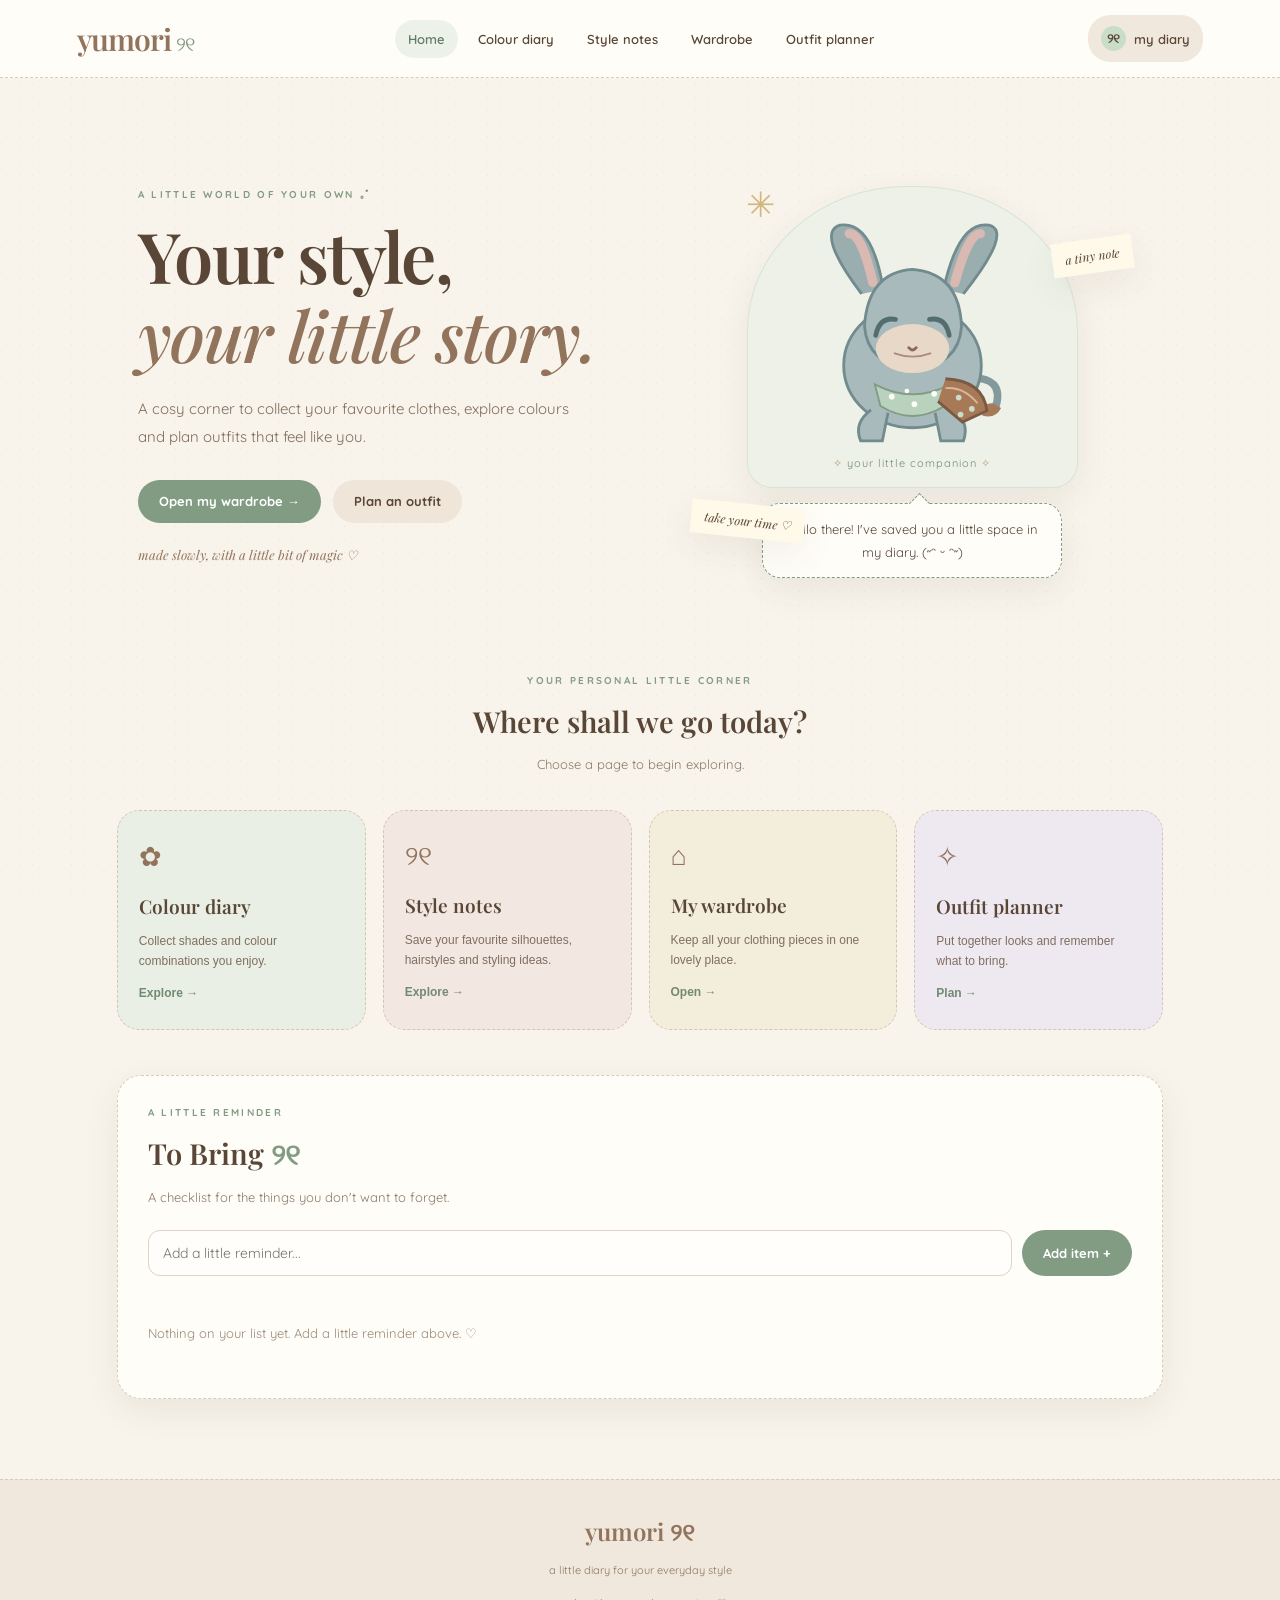
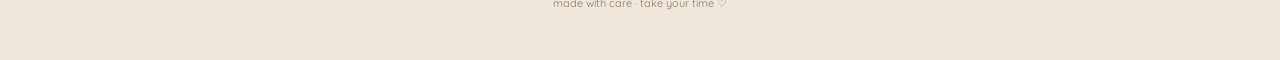
<file: index.html>
<!DOCTYPE html>
<html lang="en">
<head>
  <meta charset="UTF-8">
  <meta name="viewport" content="width=device-width, initial-scale=1.0">
  <meta name="theme-color" content="#f8f4eb">
  <meta name="description" content="Yumori — your little personal styling diary.">
  <title>Yumori ୨୧ Your little styling diary</title>
  <link rel="preconnect" href="https://fonts.googleapis.com">
  <link rel="preconnect" href="https://fonts.gstatic.com" crossorigin>
  <link href="https://fonts.googleapis.com/css2?family=DM+Sans:wght@400;500;600;700&family=Quicksand:wght@400;500;600;700&family=Playfair+Display:wght@500;600;700&display=swap" rel="stylesheet">
  <link rel="stylesheet" href="style.css">
</head>
<body>
  <div class="paper-speckles" aria-hidden="true"></div>
  <header class="topbar">
    <a class="brand" href="#home" aria-label="Yumori home">yumori<span>୨୧</span></a>
    <nav class="desktop-nav" aria-label="Main navigation">
      <button class="nav-link active" data-page="home">Home</button>
      <button class="nav-link" data-page="colour">Colour diary</button>
      <button class="nav-link" data-page="style">Style notes</button>
      <button class="nav-link" data-page="wardrobe">Wardrobe</button>
      <button class="nav-link" data-page="outfits">Outfit planner</button>
    </nav>
    <button class="profile-pill" data-page="profile"><span class="profile-dot">୨୧</span><span id="navUsername">my diary</span></button>
    <button class="mobile-menu" id="mobileMenu" aria-label="Open navigation">☰</button>
  </header>

  <main>
    <section class="page active" id="page-home">
      <div class="hero">
        <div class="hero-copy">
          <p class="eyebrow">A LITTLE WORLD OF YOUR OWN ｡ﾟ</p>
          <h1>Your style,<br><em>your little story.</em></h1>
          <p class="lead">A cosy corner to collect your favourite clothes, explore colours and plan outfits that feel like you.</p>
          <div class="button-row">
            <button class="button primary" data-page="wardrobe">Open my wardrobe <span>→</span></button>
            <button class="button secondary" data-page="outfits">Plan an outfit</button>
          </div>
          <p class="hand-note">made slowly, with a little bit of magic ♡</p>
        </div>
        <div class="hero-art">
          <div class="sun-doodle">✳</div>
          <div class="mascot-card">
            <div class="mascot-wrap" id="heroMascot">
              <svg class="donkey" viewBox="0 0 260 260" role="img" aria-label="A gentle illustrated dusty blue-grey donkey wearing a mint polka-dot neckerchief and carrying a brown envelope bag">
                <path class="tail" d="M188 177 Q229 175 218 209" fill="none" stroke="#84999b" stroke-width="8" stroke-linecap="round"/>
                <path d="M215 204 q-13 0 -11 13 q14 4 20 -8" fill="#a87957"/>
                <path d="M76 88 Q27 23 53 15 Q87 10 99 83" fill="#9aaeb0" stroke="#718b8e" stroke-width="3"/>
                <path d="M184 88 Q237 21 211 15 Q179 10 163 83" fill="#9aaeb0" stroke="#718b8e" stroke-width="3"/>
                <path d="M63 24 Q76 24 88 76" fill="none" stroke="#d9b9b1" stroke-width="10" stroke-linecap="round"/>
                <path d="M202 24 Q189 24 175 76" fill="none" stroke="#d9b9b1" stroke-width="10" stroke-linecap="round"/>
                <ellipse cx="130" cy="164" rx="73" ry="66" fill="#a9babc" stroke="#718b8e" stroke-width="3"/>
                <path d="M79 122 Q83 65 130 62 Q180 66 182 123 Q179 164 130 168 Q82 163 79 122" fill="#a9babc" stroke="#718b8e" stroke-width="3"/>
                <path d="M91 132 Q95 112 112 115" fill="none" stroke="#536d70" stroke-width="5" stroke-linecap="round"/>
                <path d="M148 115 Q165 112 169 132" fill="none" stroke="#536d70" stroke-width="5" stroke-linecap="round"/>
                <ellipse cx="130" cy="146" rx="39" ry="26" fill="#e8d8c8"/>
                <path d="M126 145 q4 5 8 0" stroke="#8a6b61" stroke-width="3" fill="none" stroke-linecap="round"/>
                <path d="M111 151 Q130 158 149 151" stroke="#b18a7d" stroke-width="2" fill="none" stroke-linecap="round"/>
                <path d="M90 184 Q130 205 170 184 L164 207 Q130 228 96 207Z" fill="#b9d2bd" stroke="#829c83" stroke-width="2"/>
                <g fill="#fffdf8"><circle cx="108" cy="197" r="3"/><circle cx="132" cy="205" r="3"/><circle cx="153" cy="194" r="3"/><circle cx="124" cy="191" r="2.5"/></g>
                <path d="M86 211 Q67 225 75 244 L98 244 L104 214" fill="#a9babc" stroke="#718b8e" stroke-width="3"/>
                <path d="M154 214 L160 244 L184 244 Q191 225 174 211" fill="#a9babc" stroke="#718b8e" stroke-width="3"/>
                <path d="M165 178 Q205 180 209 212 L183 224 L157 202" fill="#a87957" stroke="#795b45" stroke-width="3"/>
                <path d="M165 188 Q184 186 199 204" fill="none" stroke="#d6b89c" stroke-width="2"/>
                <g fill="#c9ddc9"><circle cx="179" cy="198" r="3"/><circle cx="193" cy="210" r="3"/><circle cx="181" cy="216" r="3"/></g>
              </svg>
            </div>
            <div class="mascot-caption"><span class="tiny-star">✧</span> your little companion <span class="tiny-star">✧</span></div>
          </div>
          <div class="speech-bubble" id="mascotSpeech">Hello there! I've saved you a little space in my diary. (˶ᵔ ᵕ ᵔ˶)</div>
          <span class="floating-note note-one">a tiny note</span>
          <span class="floating-note note-two">take your time ♡</span>
        </div>
      </div>

      <div class="section-intro">
        <p class="eyebrow">YOUR PERSONAL LITTLE CORNER</p>
        <h2>Where shall we go today?</h2>
        <p>Choose a page to begin exploring.</p>
      </div>
      <div class="feature-grid">
        <button class="feature-card sage" data-page="colour"><span class="card-symbol">✿</span><h3>Colour diary</h3><p>Collect shades and colour combinations you enjoy.</p><span class="card-arrow">Explore →</span></button>
        <button class="feature-card pink" data-page="style"><span class="card-symbol">୨୧</span><h3>Style notes</h3><p>Save your favourite silhouettes, hairstyles and styling ideas.</p><span class="card-arrow">Explore →</span></button>
        <button class="feature-card butter" data-page="wardrobe"><span class="card-symbol">⌂</span><h3>My wardrobe</h3><p>Keep all your clothing pieces in one lovely place.</p><span class="card-arrow">Open →</span></button>
        <button class="feature-card lilac" data-page="outfits"><span class="card-symbol">✧</span><h3>Outfit planner</h3><p>Put together looks and remember what to bring.</p><span class="card-arrow">Plan →</span></button>
      </div>

      <section class="bring-panel">
        <div><p class="eyebrow">A LITTLE REMINDER</p><h2>To Bring <span>୨୧</span></h2><p class="muted">A checklist for the things you don't want to forget.</p></div>
        <form id="checkForm" class="inline-form"><input id="checkInput" maxlength="80" placeholder="Add a little reminder..." aria-label="New checklist item"><button class="button primary" type="submit">Add item +</button></form>
        <ul id="checkList" class="check-list"></ul>
        <p id="checkEmpty" class="empty-note">Nothing on your list yet. Add a little reminder above. ♡</p>
      </section>
    </section>

    <section class="page" id="page-colour">
      <div class="page-heading"><p class="eyebrow">A PAGE FULL OF SHADES</p><h1>My colour diary</h1><p>Explore colours you like wearing. This is a creative preference journal, not a scientific skin or undertone assessment.</p></div>
      <div class="paper-panel">
        <h2>Which colours catch your eye?</h2>
        <p class="muted">Choose any shades you enjoy. You can change these whenever you like.</p>
        <div class="swatch-grid" id="swatchGrid">
          <button class="swatch" data-colour="Sage" style="--swatch:#a9bda5"><span>Sage</span></button>
          <button class="swatch" data-colour="Dusty rose" style="--swatch:#d5a6a5"><span>Dusty rose</span></button>
          <button class="swatch" data-colour="Butter yellow" style="--swatch:#e8d99c"><span>Butter yellow</span></button>
          <button class="swatch" data-colour="Misty blue" style="--swatch:#a9bdc8"><span>Misty blue</span></button>
          <button class="swatch" data-colour="Warm cocoa" style="--swatch:#9b7961"><span>Warm cocoa</span></button>
          <button class="swatch" data-colour="Lavender" style="--swatch:#c4b5d4"><span>Lavender</span></button>
          <button class="swatch" data-colour="Cream" style="--swatch:#eee5d2"><span>Cream</span></button>
          <button class="swatch" data-colour="Berry" style="--swatch:#a66f7b"><span>Berry</span></button>
        </div>
        <label class="field-label" for="colourNote">A note about your favourite colours</label>
        <textarea id="colourNote" rows="3" placeholder="e.g. I like muted greens and soft browns..."></textarea>
        <button class="button primary" id="saveColours">Save my colour notes</button>
        <p id="colourFeedback" class="feedback" aria-live="polite"></p>
      </div>
      <div class="paper-panel"><h2>Your saved palette</h2><div id="savedPalette" class="saved-palette"><p class="empty-note">Your chosen shades will appear here.</p></div></div>
    </section>

    <section class="page" id="page-style">
      <div class="page-heading"><p class="eyebrow">IDEAS, NOT RULES</p><h1>My style notes</h1><p>Save styling ideas that feel comfortable and expressive to you. No measurements or appearance ratings needed.</p></div>
      <div class="two-column">
        <div class="paper-panel">
          <h2>What do you enjoy?</h2>
          <label class="field-label" for="aesthetic">Aesthetic or style inspiration</label>
          <input id="aesthetic" placeholder="e.g. Japanese retro, casual, coquette">
          <label class="field-label" for="comfort">Comfort preferences</label>
          <input id="comfort" placeholder="e.g. soft fabrics, roomy layers">
          <label class="field-label" for="hairIdeas">Hair ideas you want to try</label>
          <textarea id="hairIdeas" rows="3" placeholder="Write down hairstyles, partings or accessories..."></textarea>
          <label class="field-label" for="accessoryIdeas">Accessories and details</label>
          <textarea id="accessoryIdeas" rows="3" placeholder="Earrings, bags, ribbons, glasses..."></textarea>
          <button class="button primary" id="saveStyle">Save my style notes</button>
          <p id="styleFeedback" class="feedback" aria-live="polite"></p>
        </div>
        <aside class="side-note"><span class="big-doodle">୨୧</span><h2>A gentle reminder</h2><p>Style advice is just a collection of ideas. You get to decide what you enjoy wearing, and you never need to fit a particular shape or trend.</p><span class="hand-note">there is no wrong way to be you ♡</span></aside>
      </div>
    </section>

    <section class="page" id="page-wardrobe">
      <div class="page-heading"><p class="eyebrow">A PLACE FOR YOUR FAVOURITE PIECES</p><h1>My wardrobe</h1><p>Photograph or upload your clothing and organise everything into little collections.</p></div>
      <div class="wardrobe-top">
        <div class="wardrobe-illustration"><div class="wardrobe-door"><span>୨୧</span><small>YUMORI</small></div><div class="wardrobe-door"><span>♡</span><small>MY CLOSET</small></div></div>
        <div><h2>A little home for your clothes.</h2><p class="muted">Choose a category, then add a photo of a piece you own.</p><button class="button primary" id="openUpload">Add a clothing piece +</button></div>
      </div>
      <div class="category-row" id="categoryFilters">
        <button class="category-chip active" data-category="All">All pieces</button>
        <button class="category-chip" data-category="Tops">Tops</button>
        <button class="category-chip" data-category="Bottoms">Bottoms</button>
        <button class="category-chip" data-category="Dresses">Dresses</button>
        <button class="category-chip" data-category="Jackets">Jackets</button>
        <button class="category-chip" data-category="Accessories">Accessories</button>
      </div>
      <div id="wardrobeGrid" class="wardrobe-grid"><p class="empty-note">Your wardrobe is waiting for its first little treasure. ୨୧</p></div>
    </section>

    <section class="page" id="page-outfits">
      <div class="page-heading"><p class="eyebrow">LET'S PUT SOMETHING TOGETHER</p><h1>Outfit planner</h1><p>Plan an outfit using pieces you've added to your wardrobe.</p></div>
      <div class="planner-layout">
        <div class="paper-panel planner-chat">
          <div class="chat-header"><div class="mini-mascot"><svg viewBox="0 0 100 100" aria-hidden="true"><ellipse cx="50" cy="57" rx="30" ry="29" fill="#a9babc"/><path d="M28 35 Q10 1 22 5 Q39 8 40 37 M60 37 Q63 5 79 5 Q91 8 72 38" fill="#a9babc" stroke="#718b8e" stroke-width="2"/><ellipse cx="50" cy="65" rx="17" ry="11" fill="#eadbcb"/><path d="M40 51q5 -4 9 0 M53 51q5 -4 9 0" stroke="#536d70" stroke-width="3" fill="none" stroke-linecap="round"/></svg></div><div><strong>Your little styling companion</strong><small>Outfit planner · local demo</small></div></div>
          <div id="chatMessages" class="chat-messages"><div class="message assistant">Hello! Where are you heading today? Tell me a little about your plans. (˶ᵔ ᵕ ᵔ˶)</div></div>
          <form id="chatForm" class="chat-form"><input id="chatInput" maxlength="300" placeholder="Tell me about your outing..." aria-label="Message the outfit planner"><button class="button primary" type="submit">Send →</button></form>
          <p class="small-print">This is a local demo planner, not a live AI assistant. It uses your saved wardrobe and the details you enter.</p>
        </div>
        <aside class="paper-panel"><h2>Your wardrobe pieces</h2><div id="plannerWardrobe" class="planner-wardrobe"><p class="empty-note">Add clothing to your wardrobe to see it here.</p></div></aside>
      </div>
    </section>

    <section class="page" id="page-profile">
      <div class="page-heading"><p class="eyebrow">YOUR LITTLE CORNER</p><h1>My profile</h1><p>Personalise your diary on this device.</p></div>
      <div class="profile-layout paper-panel">
        <div class="avatar-preview" id="avatarPreview">୨୧</div>
        <div class="profile-fields">
          <label class="field-label" for="username">Display name</label><input id="username" maxlength="30" placeholder="Your name">
          <label class="field-label" for="country">Country</label><input id="country" maxlength="60" placeholder="Your country (optional)">
          <label class="field-label" for="avatarUpload">Profile picture</label><input id="avatarUpload" type="file" accept="image/*">
          <button class="button primary" id="saveProfile">Save profile</button>
          <p id="profileFeedback" class="feedback" aria-live="polite"></p>
          <p class="small-print">Prototype note: this profile is stored only in this browser. It is not a secure account and cannot be shared across devices.</p>
          <button class="text-button danger" id="resetData">Reset all local Yumori data</button>
        </div>
      </div>
    </section>
  </main>

  <footer class="site-footer"><span>yumori ୨୧</span><p>a little diary for your everyday style</p><p>made with care · take your time ♡</p></footer>

  <dialog id="uploadDialog" class="modal">
    <form id="uploadForm" method="dialog">
      <div class="modal-heading"><div><p class="eyebrow">A NEW LITTLE TREASURE</p><h2>Add to my wardrobe</h2></div><button type="button" class="close-modal" id="closeUpload" aria-label="Close">×</button></div>
      <label class="field-label" for="clothingName">Clothing name</label><input id="clothingName" maxlength="60" placeholder="e.g. Cream knit cardigan">
      <label class="field-label" for="clothingCategory">Category</label><select id="clothingCategory"><option>Tops</option><option>Bottoms</option><option>Dresses</option><option>Jackets</option><option>Accessories</option></select>
      <label class="field-label" for="clothingPhoto">Photo</label><input id="clothingPhoto" type="file" accept="image/*" required>
      <div id="photoPreview" class="photo-preview">Your photo preview will appear here.</div>
      <button class="button primary full-width" type="submit">Save to wardrobe ♡</button>
      <p id="uploadFeedback" class="feedback"></p>
    </form>
  </dialog>
  <div id="toast" class="toast" role="status" aria-live="polite"></div>
  <script src="script.js"></script>
</body>
</html>
</file>
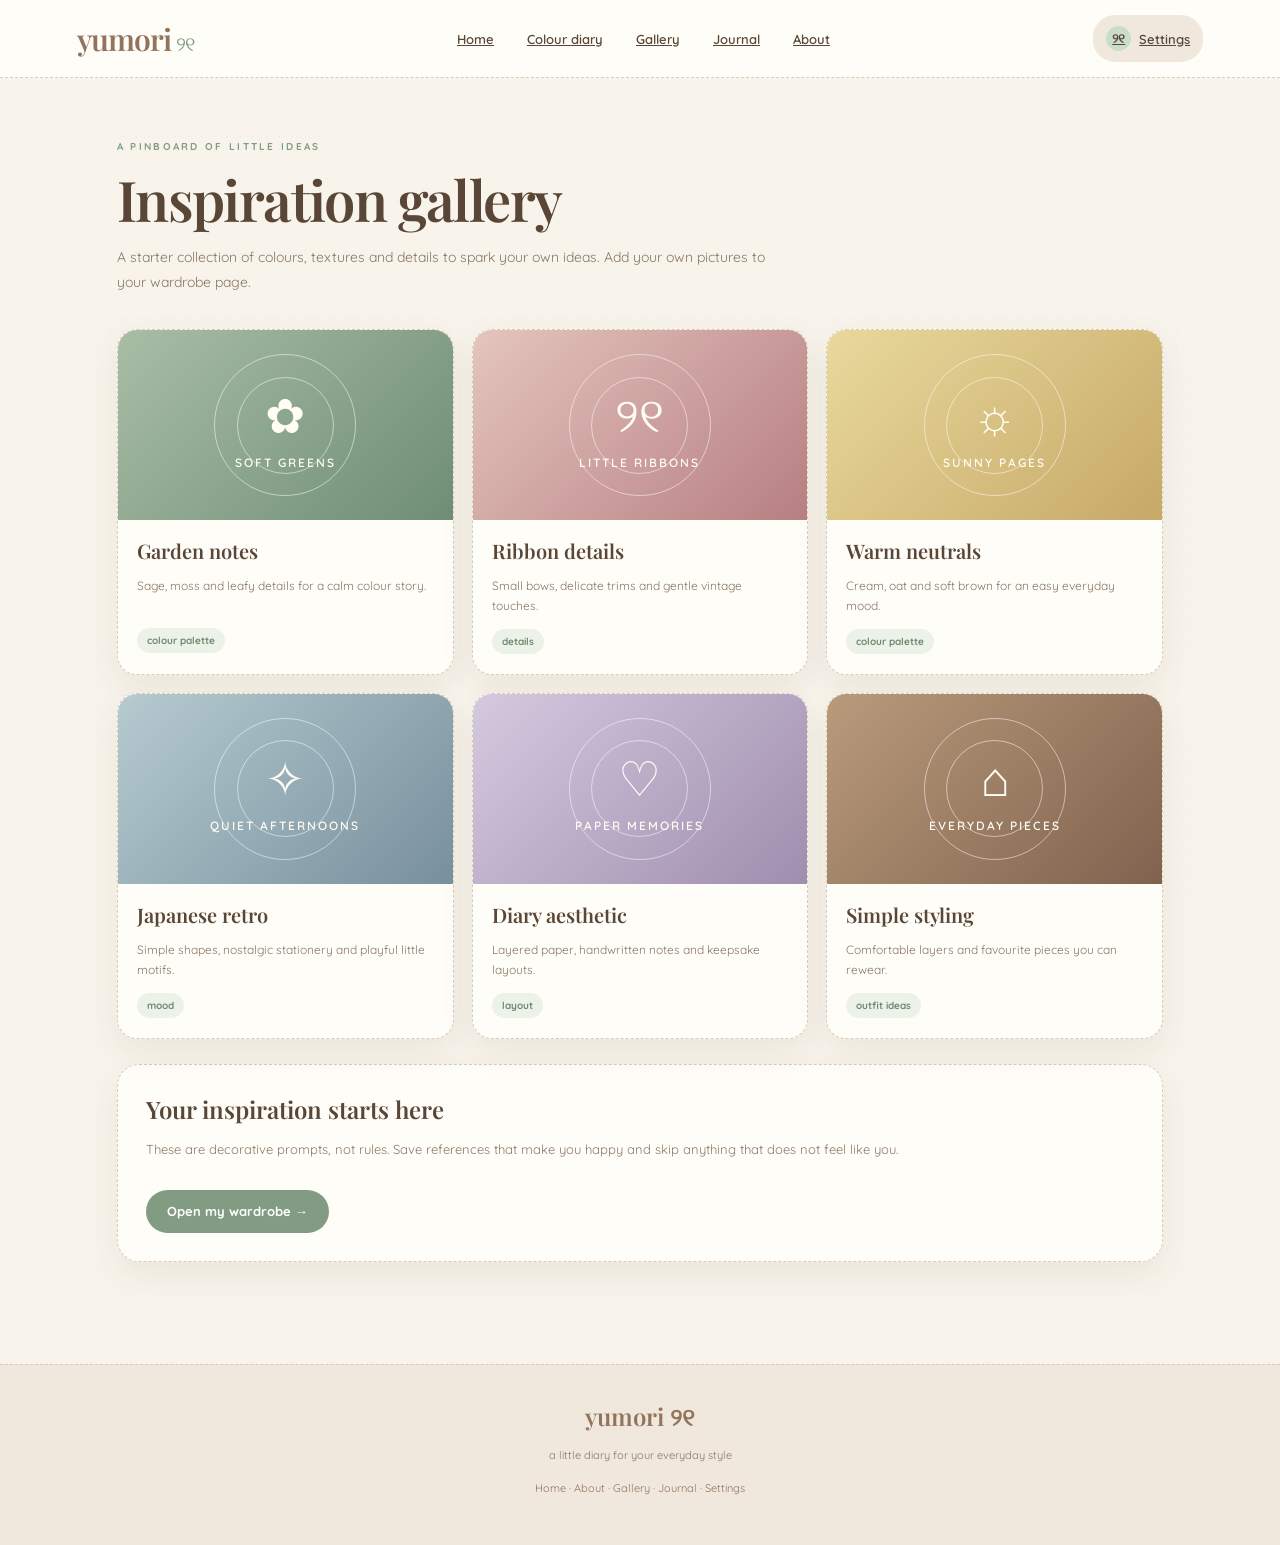
<file: gallery.html>
<!DOCTYPE html>
<html lang="en">
<head>
  <meta charset="UTF-8">
  <meta name="viewport" content="width=device-width, initial-scale=1.0">
  <meta name="theme-color" content="#f8f4eb">
  <title>Inspiration Gallery · Yumori</title>

  <link rel="preconnect" href="https://fonts.googleapis.com">
  <link rel="preconnect" href="https://fonts.gstatic.com" crossorigin>
  <link href="https://fonts.googleapis.com/css2?family=DM+Sans:wght@400;500;600;700&family=Quicksand:wght@400;500;600;700&family=Playfair+Display:wght@500;600;700&display=swap" rel="stylesheet">

  <link rel="stylesheet" href="style.css">
  <link rel="stylesheet" href="gallery.css">
</head>

<body>
<div class="paper-speckles" aria-hidden="true"></div>

<header class="topbar">
  <a class="brand" href="index.html">yumori<span>୨୧</span></a>

  <nav class="desktop-nav" aria-label="Main navigation">
    <a class="nav-link" href="index.html">Home</a>
    <a class="nav-link" href="index.html">Colour diary</a>
    <a class="nav-link" href="gallery.html">Gallery</a>
    <a class="nav-link" href="journal.html">Journal</a>
    <a class="nav-link" href="about.html">About</a>
  </nav>

  <a class="profile-pill" href="settings.html">
    <span class="profile-dot">୨୧</span>
    <span>Settings</span>
  </a>
</header>

<main class="subpage">

  <section class="page-heading">
    <p class="eyebrow">A PINBOARD OF LITTLE IDEAS</p>
    <h1>Inspiration gallery</h1>
    <p>
      A starter collection of colours, textures and details
      to spark your own ideas. Add your own pictures to your wardrobe page.
    </p>
  </section>

  <section class="gallery-grid">

    <article class="gallery-card">
      <div class="gallery-art art-sage">
        <span>✿</span>
        <b>soft greens</b>
      </div>
      <div class="gallery-copy">
        <h2>Garden notes</h2>
        <p>Sage, moss and leafy details for a calm colour story.</p>
        <span class="tag">colour palette</span>
      </div>
    </article>

    <article class="gallery-card">
      <div class="gallery-art art-rose">
        <span>୨୧</span>
        <b>little ribbons</b>
      </div>
      <div class="gallery-copy">
        <h2>Ribbon details</h2>
        <p>Small bows, delicate trims and gentle vintage touches.</p>
        <span class="tag">details</span>
      </div>
    </article>

    <article class="gallery-card">
      <div class="gallery-art art-butter">
        <span>☼</span>
        <b>sunny pages</b>
      </div>
      <div class="gallery-copy">
        <h2>Warm neutrals</h2>
        <p>Cream, oat and soft brown for an easy everyday mood.</p>
        <span class="tag">colour palette</span>
      </div>
    </article>

    <article class="gallery-card">
      <div class="gallery-art art-blue">
        <span>✧</span>
        <b>quiet afternoons</b>
      </div>
      <div class="gallery-copy">
        <h2>Japanese retro</h2>
        <p>Simple shapes, nostalgic stationery and playful little motifs.</p>
        <span class="tag">mood</span>
      </div>
    </article>

    <article class="gallery-card">
      <div class="gallery-art art-lilac">
        <span>♡</span>
        <b>paper memories</b>
      </div>
      <div class="gallery-copy">
        <h2>Diary aesthetic</h2>
        <p>Layered paper, handwritten notes and keepsake layouts.</p>
        <span class="tag">layout</span>
      </div>
    </article>

    <article class="gallery-card">
      <div class="gallery-art art-cocoa">
        <span>⌂</span>
        <b>everyday pieces</b>
      </div>
      <div class="gallery-copy">
        <h2>Simple styling</h2>
        <p>Comfortable layers and favourite pieces you can rewear.</p>
        <span class="tag">outfit ideas</span>
      </div>
    </article>

  </section>

  <section class="paper-panel gallery-note">
    <h2>Your inspiration starts here</h2>
    <p class="muted">
      These are decorative prompts, not rules.
      Save references that make you happy and skip anything
      that does not feel like you.
    </p>

    <a class="button primary link-button" href="index.html">
      Open my wardrobe →
    </a>
  </section>

</main>

<footer class="site-footer">
  <span>yumori ୨୧</span>
  <p>a little diary for your everyday style</p>
  <p>
    <a href="index.html">Home</a> ·
    <a href="about.html">About</a> ·
    <a href="gallery.html">Gallery</a> ·
    <a href="journal.html">Journal</a> ·
    <a href="settings.html">Settings</a>
  </p>
</footer>

</body>
</html>
</file>
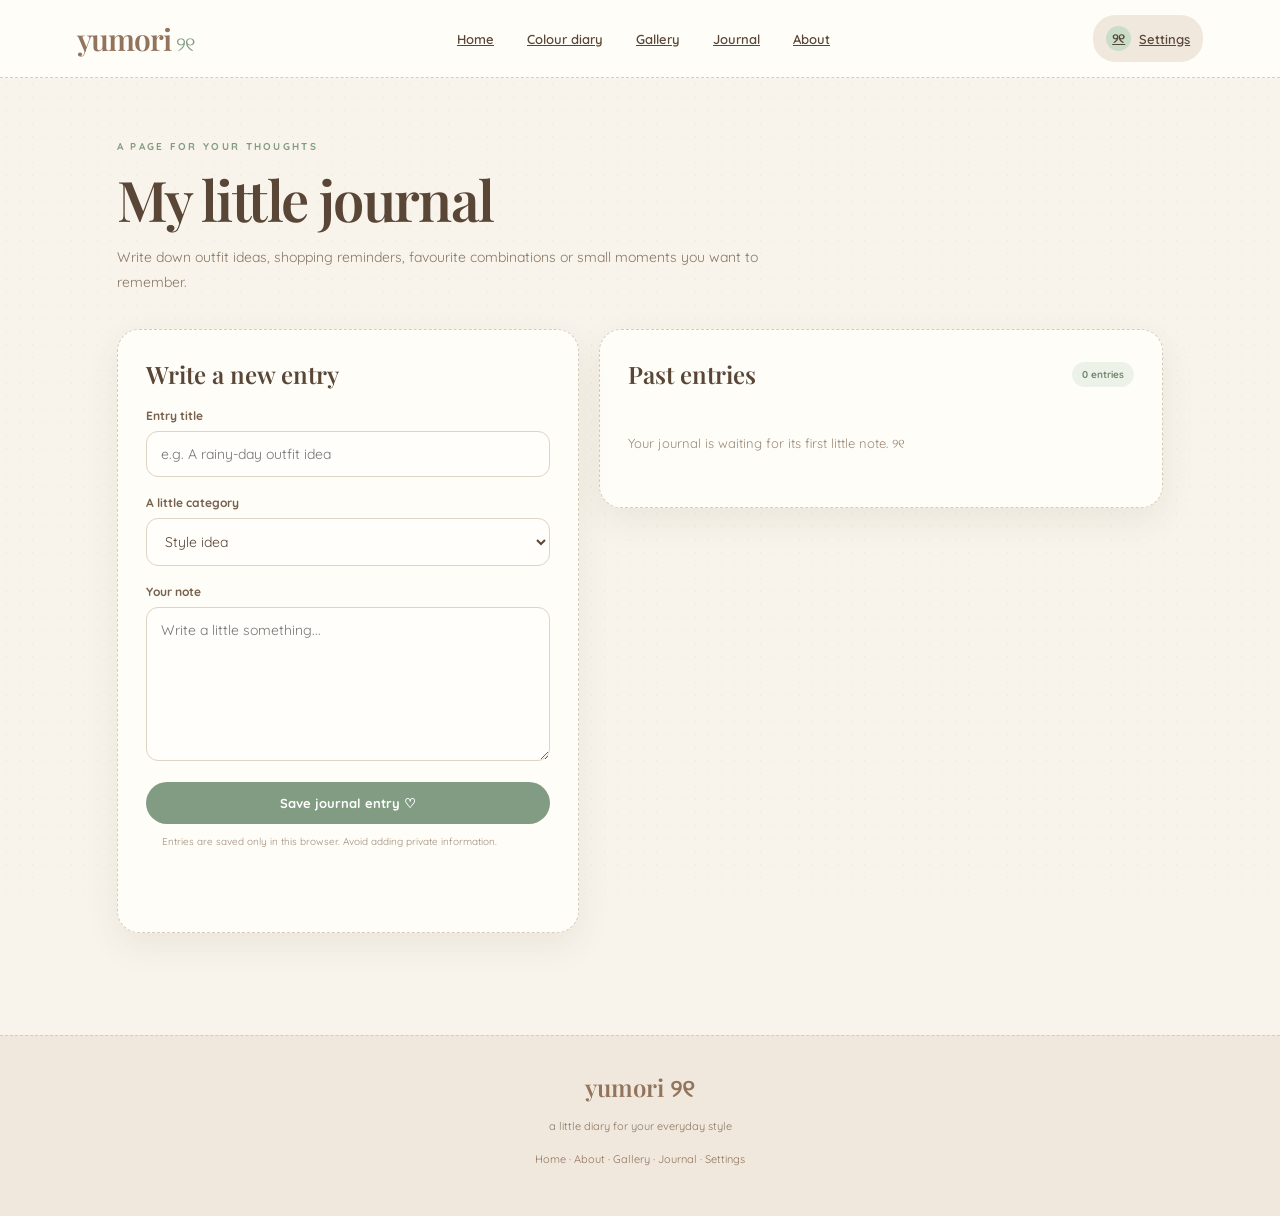
<file: journal.html>
<!DOCTYPE html>
<html lang="en">
<head>
  <meta charset="UTF-8">
  <meta name="viewport" content="width=device-width, initial-scale=1.0">
  <meta name="theme-color" content="#f8f4eb">
  <title>Personal Journal · Yumori</title>

  <link rel="preconnect" href="https://fonts.googleapis.com">
  <link rel="preconnect" href="https://fonts.gstatic.com" crossorigin>
  <link href="https://fonts.googleapis.com/css2?family=DM+Sans:wght@400;500;600;700&family=Quicksand:wght@400;500;600;700&family=Playfair+Display:wght@500;600;700&display=swap" rel="stylesheet">

  <link rel="stylesheet" href="style.css">
  <link rel="stylesheet" href="gallery.css">
</head>

<body>
<div class="paper-speckles" aria-hidden="true"></div>

<header class="topbar">
  <a class="brand" href="index.html">yumori<span>୨୧</span></a>

  <nav class="desktop-nav" aria-label="Main navigation">
    <a class="nav-link" href="index.html">Home</a>
    <a class="nav-link" href="index.html#colour">Colour diary</a>
    <a class="nav-link" href="gallery.html">Gallery</a>
    <a class="nav-link" href="journal.html">Journal</a>
    <a class="nav-link" href="about.html">About</a>
  </nav>

  <a class="profile-pill" href="settings.html">
    <span class="profile-dot">୨୧</span>
    <span>Settings</span>
  </a>
</header>

<main class="subpage">

  <section class="page-heading">
    <p class="eyebrow">A PAGE FOR YOUR THOUGHTS</p>
    <h1>My little journal</h1>
    <p>
      Write down outfit ideas, shopping reminders, favourite combinations
      or small moments you want to remember.
    </p>
  </section>

  <section class="journal-layout">

    <form class="paper-panel journal-form" id="journalForm">

      <h2>Write a new entry</h2>

      <label class="field-label" for="entryTitle">
        Entry title
      </label>

      <input
        id="entryTitle"
        maxlength="70"
        placeholder="e.g. A rainy-day outfit idea"
        required
      >

      <label class="field-label" for="entryMood">
        A little category
      </label>

      <select id="entryMood">
        <option>Style idea</option>
        <option>Daily note</option>
        <option>Colour inspiration</option>
        <option>Outfit memory</option>
        <option>To remember</option>
      </select>

      <label class="field-label" for="entryText">
        Your note
      </label>

      <textarea
        id="entryText"
        rows="7"
        maxlength="1500"
        placeholder="Write a little something..."
        required
      ></textarea>

      <button class="button primary full-width" type="submit">
        Save journal entry ♡
      </button>

      <p class="small-print">
        Entries are saved only in this browser. Avoid adding private information.
      </p>

      <p id="journalFeedback" class="feedback" aria-live="polite"></p>

    </form>

    <div class="paper-panel">

      <div class="journal-list-heading">
        <h2>Past entries</h2>
        <span class="tag" id="entryCount">0 entries</span>
      </div>

      <div id="journalEntries" class="journal-entries">
        <p class="empty-note">
          Your journal is waiting for its first little note. ୨୧
        </p>
      </div>

    </div>

  </section>

  <script src="journal.js"></script>

</main>

<footer class="site-footer">
  <span>yumori ୨୧</span>
  <p>a little diary for your everyday style</p>
  <p>
    <a href="index.html">Home</a> ·
    <a href="about.html">About</a> ·
    <a href="gallery.html">Gallery</a> ·
    <a href="journal.html">Journal</a> ·
    <a href="settings.html">Settings</a>
  </p>
</footer>

</body>
</html>
</file>
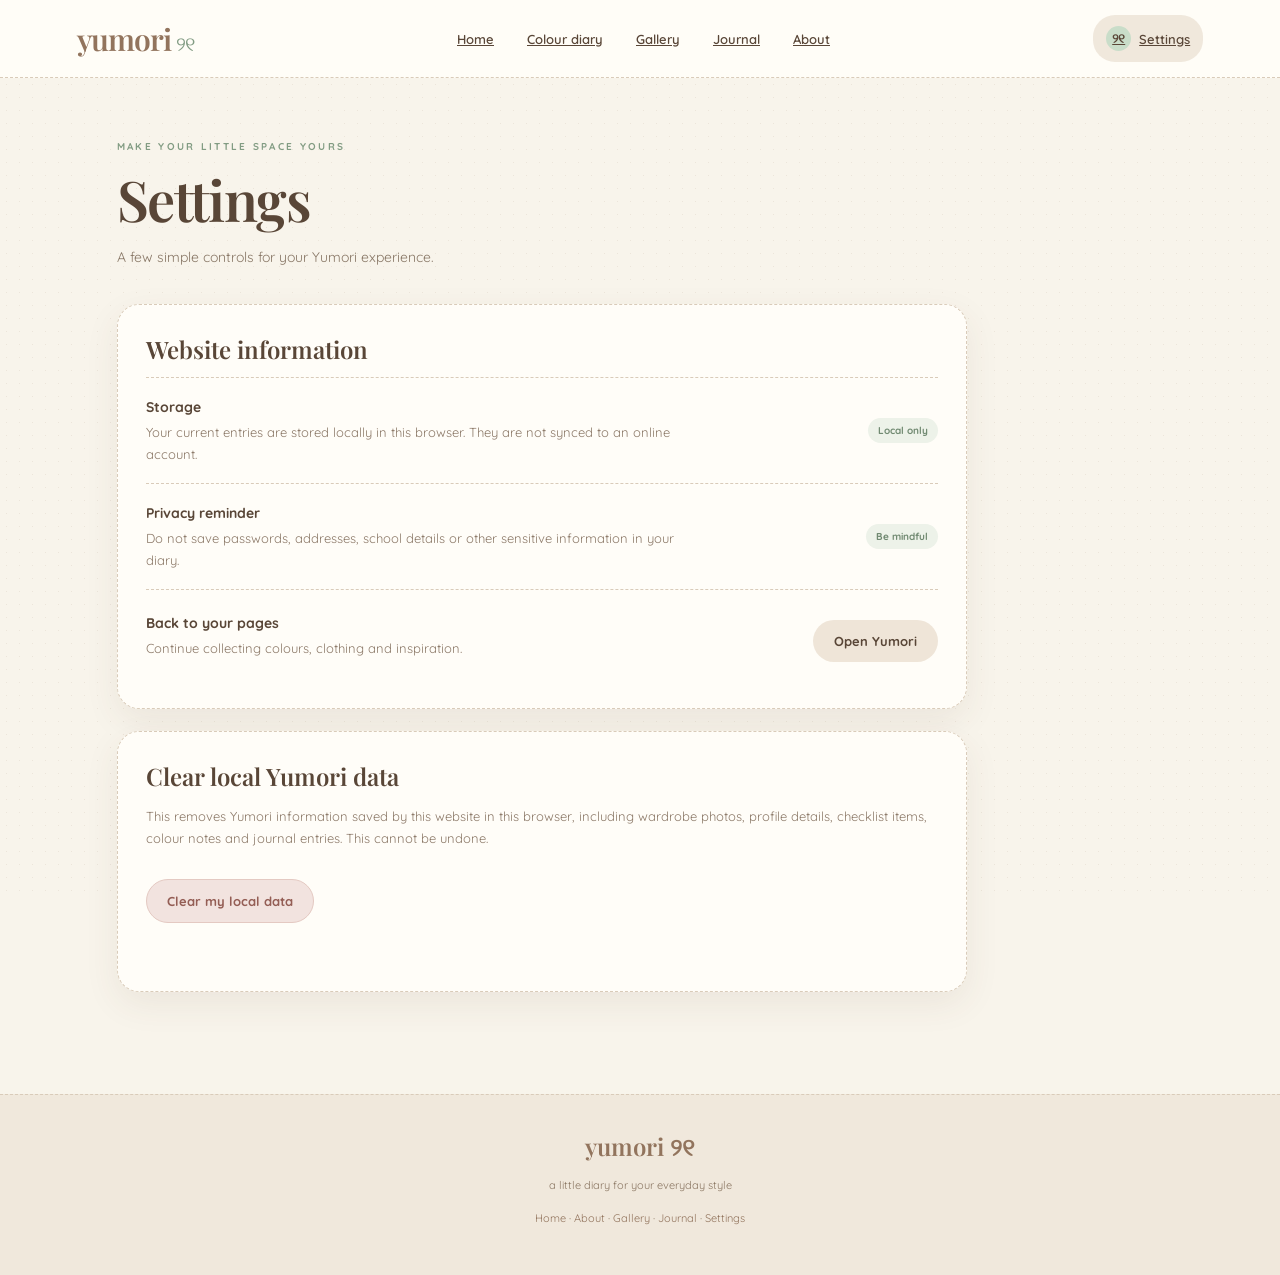
<file: settings.html>
<!DOCTYPE html>
<html lang="en">
<head>
  <meta charset="UTF-8">
  <meta name="viewport" content="width=device-width, initial-scale=1.0">
  <meta name="theme-color" content="#f8f4eb">
  <title>Settings · Yumori</title>

  <link rel="preconnect" href="https://fonts.googleapis.com">
  <link rel="preconnect" href="https://fonts.gstatic.com" crossorigin>
  <link href="https://fonts.googleapis.com/css2?family=DM+Sans:wght@400;500;600;700&family=Quicksand:wght@400;500;600;700&family=Playfair+Display:wght@500;600;700&display=swap" rel="stylesheet">

  <link rel="stylesheet" href="style.css">
  <link rel="stylesheet" href="gallery.css">
</head>

<body>
<div class="paper-speckles" aria-hidden="true"></div>

<header class="topbar">
  <a class="brand" href="index.html">yumori<span>୨୧</span></a>

  <nav class="desktop-nav" aria-label="Main navigation">
    <a class="nav-link" href="index.html">Home</a>
    <a class="nav-link" href="index.html#colour">Colour diary</a>
    <a class="nav-link" href="gallery.html">Gallery</a>
    <a class="nav-link" href="journal.html">Journal</a>
    <a class="nav-link" href="about.html">About</a>
  </nav>

  <a class="profile-pill" href="settings.html">
    <span class="profile-dot">୨୧</span>
    <span>Settings</span>
  </a>
</header>

<main class="subpage">

  <section class="page-heading">
    <p class="eyebrow">MAKE YOUR LITTLE SPACE YOURS</p>
    <h1>Settings</h1>
    <p>A few simple controls for your Yumori experience.</p>
  </section>

  <section class="paper-panel settings-panel">

    <h2>Website information</h2>

    <div class="setting-row">
      <div>
        <strong>Storage</strong>
        <p class="muted">
          Your current entries are stored locally in this browser.
          They are not synced to an online account.
        </p>
      </div>
      <span class="tag">Local only</span>
    </div>

    <div class="setting-row">
      <div>
        <strong>Privacy reminder</strong>
        <p class="muted">
          Do not save passwords, addresses, school details
          or other sensitive information in your diary.
        </p>
      </div>
      <span class="tag">Be mindful</span>
    </div>

    <div class="setting-row">
      <div>
        <strong>Back to your pages</strong>
        <p class="muted">
          Continue collecting colours, clothing and inspiration.
        </p>
      </div>
      <a class="button secondary link-button" href="index.html">
        Open Yumori
      </a>
    </div>

  </section>

  <section class="paper-panel settings-panel">

    <h2>Clear local Yumori data</h2>

    <p class="muted">
      This removes Yumori information saved by this website in this
      browser, including wardrobe photos, profile details, checklist
      items, colour notes and journal entries. This cannot be undone.
    </p>

    <button class="button danger-button" id="clearYumori">
      Clear my local data
    </button>

    <p id="settingsFeedback" class="feedback" aria-live="polite"></p>

  </section>

  <script>
    document.getElementById('clearYumori').addEventListener('click', () => {
      if (!confirm('Clear all Yumori data saved in this browser? This cannot be undone.')) {
        return;
      }

      ['yumori-prototype-v1', 'yumori-journal-v1'].forEach(key => {
        localStorage.removeItem(key);
      });

      document.getElementById('settingsFeedback').textContent =
        'Local Yumori data has been cleared from this browser.';
    });
  </script>

</main>

<footer class="site-footer">
  <span>yumori ୨୧</span>
  <p>a little diary for your everyday style</p>
  <p>
    <a href="index.html">Home</a> ·
    <a href="about.html">About</a> ·
    <a href="gallery.html">Gallery</a> ·
    <a href="journal.html">Journal</a> ·
    <a href="settings.html">Settings</a>
  </p>
</footer>

</body>
</html>
</file>
<file: style.css>
*{box-sizing:border-box}
:root{
--mint:#c9ddc9;
--mint-deep:#829c83;
--cream:#f8f4eb;
--paper:#fffdf8;
--brown:#92745d;
--ink:#594637;
--beige:#eee4d6;
--rose:#ead4d0;
--line:#d9cbb9;
--blue:#a9babc;
--shadow:0 12px 35px rgba(92,70,48,.08)
}
html{scroll-behavior:smooth}
body{
margin:0;
background:var(--cream);
color:var(--ink);
font-family:'Quicksand','DM Sans',sans-serif;
min-height:100vh
}
.paper-speckles{
position:fixed;
inset:0;
pointer-events:none;
opacity:.13;
z-index:-1;
background-image:radial-gradient(#9c826a .6px,transparent .6px);
background-size:13px 13px
}
.topbar{
height:78px;
padding:0 6%;
display:flex;
align-items:center;
justify-content:space-between;
background:rgba(255,253,248,.94);
border-bottom:1px dashed var(--line);
position:sticky;
top:0;
z-index:20;
backdrop-filter:blur(12px)
}
.brand{
font:600 30px 'Playfair Display',serif;
color:var(--brown);
text-decoration:none;
letter-spacing:-1px
}
.brand span{
font:20px 'Quicksand';
color:var(--mint-deep);
margin-left:5px
}
.desktop-nav{display:flex;gap:7px}
.nav-link,.profile-pill,.mobile-menu{
border:0;
background:transparent;
color:var(--ink);
font:600 13px 'Quicksand';
padding:11px 13px;
border-radius:22px;
cursor:pointer
}
.nav-link:hover,.nav-link.active{
background:#edf2e9;
color:#617c64
}
.profile-pill{
background:#f0e8dc;
display:flex;
align-items:center;
gap:8px
}
.profile-dot{
background:var(--mint);
border-radius:50%;
width:25px;
height:25px;
display:grid;
place-items:center
}
.mobile-menu{display:none;font-size:20px}
.page{
display:none;
max-width:1200px;
margin:auto;
padding:54px 6% 80px;
animation:fade .35s ease
}
.page.active{display:block}
@keyframes fade{
from{opacity:0;transform:translateY(7px)}
to{opacity:1;transform:none}
}
.hero{
display:grid;
grid-template-columns:1.05fr .95fr;
align-items:center;
gap:35px;
padding:45px 2% 75px;
min-height:520px
}
.eyebrow{
font-size:10px;
letter-spacing:2.3px;
color:var(--mint-deep);
font-weight:700;
margin:0 0 15px
}
.hero h1,.page-heading h1{
font:600 clamp(42px,6vw,70px)/1.12 'Playfair Display',serif;
letter-spacing:-1.6px;
margin:0 0 22px
}
.hero h1 em{color:var(--brown);font-weight:500}
.lead{
max-width:460px;
font-size:15px;
line-height:1.9;
color:#806d5c
}
.button-row{display:flex;gap:12px;flex-wrap:wrap;margin-top:28px}
.button{
border:0;
border-radius:28px;
padding:13px 21px;
font:700 13px 'Quicksand';
cursor:pointer;
transition:transform .2s,box-shadow .2s
}
.button:hover{
transform:translateY(-2px);
box-shadow:0 7px 16px #8a76521c
}
.primary{background:var(--mint-deep);color:white}
.secondary{background:#efe5d8;color:var(--ink)}
.hand-note{
font:italic 13px 'Playfair Display',serif;
color:var(--brown);
margin-top:23px
}
.hero-art{
min-height:410px;
display:flex;
flex-direction:column;
align-items:center;
justify-content:center;
position:relative
}
.mascot-card{
background:#edf1e8;
border:1px solid #d9e2d5;
border-radius:48% 48% 25px 25px;
padding:24px 42px 17px;
box-shadow:var(--shadow);
position:relative
}
.mascot-wrap{
width:245px;
height:245px;
animation:sway 4s ease-in-out infinite;
transform-origin:50% 80%
}
.donkey{width:100%;height:100%;overflow:visible}
.tail{
animation:tail 2.7s ease-in-out infinite;
transform-origin:190px 180px
}
.mascot-caption{
text-align:center;
font-size:11px;
letter-spacing:1px;
color:#748b74
}
.tiny-star{color:#b49a75}
.speech-bubble{
position:relative;
background:var(--paper);
border:1px dashed var(--mint-deep);
border-radius:18px;
padding:14px 20px;
font-size:13px;
text-align:center;
line-height:1.7;
max-width:300px;
margin-top:15px;
box-shadow:var(--shadow)
}
.speech-bubble:before{
content:"";
position:absolute;
top:-8px;
left:50%;
width:14px;
height:14px;
background:var(--paper);
border-left:1px dashed var(--mint-deep);
border-top:1px dashed var(--mint-deep);
transform:rotate(45deg)
}
.sun-doodle{
position:absolute;
top:5px;
left:14%;
font-size:35px;
color:#d3b77e
}
.floating-note{
position:absolute;
font:italic 12px 'Playfair Display';
background:#fff9e9;
padding:9px 13px;
box-shadow:var(--shadow);
transform:rotate(-8deg)
}
.note-one{right:2%;top:15%}
.note-two{left:2%;bottom:12%;transform:rotate(6deg)}
.section-intro{text-align:center;margin:12px 0 35px}
.section-intro h2,.paper-panel h2,.bring-panel h2,.side-note h2{
font:600 29px 'Playfair Display';
margin:0 0 10px
}
.section-intro>p:last-child,.muted{
font-size:13px;
color:#8c7968;
line-height:1.7
}
.feature-grid{
display:grid;
grid-template-columns:repeat(4,1fr);
gap:17px
}
.feature-card{
border:1px dashed #d4c5b3;
border-radius:22px;
padding:25px 21px;
text-align:left;
min-height:220px;
color:var(--ink);
cursor:pointer;
transition:.2s
}
.feature-card:hover{
transform:translateY(-5px);
box-shadow:var(--shadow)
}
.sage{background:#e9efe4}
.pink{background:#f3e7e2}
.butter{background:#f3eddc}
.lilac{background:#eee9f0}
.card-symbol{font-size:27px;color:#92745d}
.feature-card h3{
font:600 19px 'Playfair Display';
margin:20px 0 8px
}
.feature-card p{
font-size:12px;
line-height:1.7;
min-height:42px;
color:#806f60
}
.card-arrow{font-size:12px;font-weight:700;color:#718a72}
.bring-panel{
margin-top:45px;
padding:30px;
background:var(--paper);
border:1px dashed var(--line);
border-radius:24px;
box-shadow:var(--shadow)
}
.bring-panel h2 span{color:var(--mint-deep)}
.inline-form{display:flex;gap:10px;margin:22px 0}
.input,input,textarea,select{
font:14px 'Quicksand';
color:var(--ink)
}
input,textarea,select{
width:100%;
border:1px solid #ded3c4;
border-radius:12px;
background:#fffefa;
padding:13px 14px;
outline:none
}
input:focus,textarea:focus,select:focus{
border-color:var(--mint-deep);
box-shadow:0 0 0 3px #c9ddc944
}
textarea{resize:vertical}
.inline-form input{flex:1}
.check-list{
list-style:none;
padding:0;
margin:0;
display:grid;
gap:8px
}
.check-item{
display:flex;
align-items:center;
gap:11px;
background:#f8f5ed;
padding:11px 13px;
border-radius:12px;
font-size:13px
}
.check-item input{
width:17px;
height:17px;
accent-color:var(--mint-deep)
}
.check-item.done{opacity:.6;order:2}
.check-item.done span{text-decoration:line-through}
.remove-item{
margin-left:auto;
border:0;
background:none;
color:#9a7664;
cursor:pointer;
font-size:18px
}
.empty-note{font-size:13px;color:#9b8977;padding:14px 0}
.page-heading{margin:12px 0 34px}
.page-heading h1{font-size:clamp(38px,5vw,56px);margin-bottom:12px}
.page-heading>p:last-child{
max-width:650px;
color:#887766;
font-size:14px;
line-height:1.8
}
.paper-panel{
background:var(--paper);
border:1px dashed var(--line);
border-radius:22px;
padding:28px;
margin-bottom:22px;
box-shadow:var(--shadow)
}
.paper-panel h2{font-size:24px}
.swatch-grid{
display:grid;
grid-template-columns:repeat(4,1fr);
gap:13px;
margin:25px 0
}
.swatch{
height:120px;
background:var(--swatch);
border:3px solid transparent;
border-radius:17px;
position:relative;
cursor:pointer;
box-shadow:inset 0 0 0 1px #6b59451c
}
.swatch span{
position:absolute;
bottom:9px;
left:0;
right:0;
font-size:11px;
font-weight:700;
color:#514638;
text-shadow:0 1px 4px #fff9
}
.swatch.selected{
border-color:var(--mint-deep);
outline:2px solid #c9ddc9
}
.field-label{
display:block;
font-size:12px;
font-weight:700;
margin:18px 0 8px;
color:#77624f
}
.paper-panel>.button{margin-top:17px}
.feedback{
font-size:12px;
color:#6d8a70;
min-height:18px;
margin-top:10px
}
.saved-palette{display:flex;flex-wrap:wrap;gap:10px}
.palette-chip{
display:flex;
align-items:center;
gap:8px;
background:#f5f0e8;
padding:8px 12px;
border-radius:22px;
font-size:12px
}
.palette-chip i{
width:19px;
height:19px;
border-radius:50%;
background:var(--chip);
border:1px solid #0001
}
.two-column{
display:grid;
grid-template-columns:1.2fr .8fr;
gap:20px
}
.side-note{
background:#eaf0e7;
border-radius:22px;
padding:30px;
display:flex;
flex-direction:column;
justify-content:center
}
.big-doodle{font-size:45px;color:#829c83}
.side-note p{
font-size:14px;
line-height:1.9;
color:#776c5c
}
.side-note .hand-note{margin-top:15px}
.wardrobe-top{
display:flex;
align-items:center;
gap:30px;
background:#e9efe4;
border-radius:24px;
padding:25px 35px;
margin-bottom:25px
}
.wardrobe-top h2{font:600 25px 'Playfair Display'}
.wardrobe-illustration{
display:flex;
gap:5px;
padding:10px;
background:#c4a98c;
border-radius:13px;
box-shadow:inset 0 0 0 3px #a98b6e
}
.wardrobe-door{
width:72px;
height:130px;
background:#e8d8c2;
border:2px solid #b99877;
border-radius:5px;
display:flex;
flex-direction:column;
align-items:center;
justify-content:center;
gap:22px;
color:#8d7058
}
.wardrobe-door span{font-size:22px}
.wardrobe-door small{font-size:8px;letter-spacing:1px}
.category-row{display:flex;gap:8px;flex-wrap:wrap;margin:22px 0}
.category-chip{
border:1px solid var(--line);
border-radius:22px;
background:#fffdf8;
padding:10px 15px;
font:600 12px 'Quicksand';
color:var(--ink);
cursor:pointer
}
.category-chip.active{
background:var(--mint);
border-color:var(--mint-deep)
}
.wardrobe-grid{
display:grid;
grid-template-columns:repeat(4,1fr);
gap:17px
}
.clothing-card{
background:var(--paper);
border:1px solid #e5d9ca;
border-radius:17px;
overflow:hidden;
position:relative
}
.clothing-card img{
width:100%;
height:190px;
object-fit:cover;
background:#f0e9de;
display:block
}
.clothing-info{padding:12px}
.clothing-info strong{font-size:13px}
.clothing-info small{
display:block;
color:#968372;
margin-top:5px
}
.delete-clothing{
position:absolute;
top:9px;
right:9px;
border:0;
background:#fffdf0e8;
border-radius:50%;
width:29px;
height:29px;
cursor:pointer;
color:#8b6655
}
.planner-layout{
display:grid;
grid-template-columns:1.2fr .8fr;
gap:20px;
align-items:start
}
.planner-chat{padding:0;overflow:hidden}
.chat-header{
display:flex;
align-items:center;
gap:12px;
background:#edf2e9;
padding:17px 22px
}
.mini-mascot{
width:48px;
height:48px;
background:#dce8d8;
border-radius:50%;
padding:3px
}
.mini-mascot svg{width:100%;height:100%}
.chat-header strong,.chat-header small{display:block}
.chat-header strong{font-size:13px}
.chat-header small{
font-size:11px;
color:#8b7a68;
margin-top:4px
}
.chat-messages{
height:300px;
overflow-y:auto;
padding:20px;
display:flex;
flex-direction:column;
gap:12px
}
.message{
max-width:85%;
padding:12px 15px;
border-radius:16px;
font-size:13px;
line-height:1.7
}
.message.assistant{
background:#edf2e9;
align-self:flex-start;
border-bottom-left-radius:4px
}
.message.user{
background:#f1e5d9;
align-self:flex-end;
border-bottom-right-radius:4px
}
.chat-form{
display:flex;
gap:9px;
padding:15px;
border-top:1px dashed var(--line)
}
.small-print{
font-size:10px;
line-height:1.6;
color:#a08e7c;
padding:0 16px 14px
}
.planner-wardrobe{display:grid;gap:9px}
.planner-item{
display:flex;
align-items:center;
gap:10px;
background:#f7f2e9;
padding:8px;
border-radius:12px;
font-size:12px
}
.planner-item img{
width:48px;
height:48px;
object-fit:cover;
border-radius:8px
}
.profile-layout{
display:grid;
grid-template-columns:180px 1fr;
gap:35px;
max-width:750px
}
.avatar-preview{
width:150px;
height:150px;
border-radius:50%;
background:#e9efe4;
border:1px dashed var(--mint-deep);
display:grid;
place-items:center;
font:40px 'Playfair Display';
overflow:hidden
}
.avatar-preview img{
width:100%;
height:100%;
object-fit:cover
}
.profile-fields{max-width:450px}
.site-footer{
text-align:center;
padding:35px 15px;
background:#f0e8dc;
border-top:1px dashed var(--line);
color:#8b7763;
font-size:11px;
line-height:2
}
.site-footer span{
font:600 24px 'Playfair Display';
color:var(--brown)
}
.modal{
border:1px dashed var(--mint-deep);
border-radius:22px;
background:var(--paper);
color:var(--ink);
padding:27px;
width:min(92vw,470px);
box-shadow:0 20px 70px #4d392b33
}
.modal::backdrop{
background:#473b3155;
backdrop-filter:blur(3px)
}
.modal-heading{
display:flex;
justify-content:space-between;
align-items:start
}
.modal-heading h2{
font:600 25px 'Playfair Display';
margin:0
}
.close-modal{
border:0;
background:#f0e8dc;
border-radius:50%;
width:32px;
height:32px;
font-size:22px;
cursor:pointer;
color:var(--ink)
}
.photo-preview{
height:150px;
border:1px dashed var(--line);
border-radius:13px;
display:grid;
place-items:center;
margin:12px 0;
color:#a08e7c;
font-size:12px;
overflow:hidden
}
.photo-preview img{
width:100%;
height:100%;
object-fit:contain
}
.full-width{width:100%;margin-top:10px}
.toast{
position:fixed;
bottom:20px;
left:50%;
transform:translate(-50%,20px);
opacity:0;
pointer-events:none;
background:#5e735e;
color:white;
padding:12px 18px;
border-radius:22px;
font-size:12px;
transition:.25s;
z-index:50
}
.toast.show{
opacity:1;
transform:translate(-50%,0)
}
@keyframes sway{
0%,100%{transform:rotate(-1.5deg) translateY(0)}
50%{transform:rotate(1.5deg) translateY(-5px)}
}
@keyframes tail{
0%,100%{transform:rotate(-5deg)}
50%{transform:rotate(12deg)}
}
@media(prefers-reduced-motion:reduce){
*,*::before,*::after{
scroll-behavior:auto!important;
animation:none!important;
transition:none!important
}
}
@media(max-width:900px){
.desktop-nav{gap:0}
.nav-link{padding:9px;font-size:11px}
.feature-grid{grid-template-columns:repeat(2,1fr)}
.wardrobe-grid{grid-template-columns:repeat(3,1fr)}
}
@media(max-width:680px){
.topbar{height:66px;padding:0 5%}
.desktop-nav{
display:none;
position:absolute;
top:66px;
left:0;
right:0;
background:var(--paper);
padding:12px 5%;
border-bottom:1px dashed var(--line);
flex-direction:column
}
.desktop-nav.open{display:flex}
.nav-link{text-align:left;padding:12px}
.mobile-menu{display:block}
.profile-pill{margin-left:auto;margin-right:8px}
.hero{
grid-template-columns:1fr;
text-align:center;
padding:45px 2%
}
.hero-copy{
display:flex;
flex-direction:column;
align-items:center
}
.hero-art{min-height:360px}
.mascot-wrap{width:210px;height:210px}
.mascot-card{padding:17px 30px}
.page{padding:38px 5% 60px}
.feature-grid{gap:10px}
.feature-card{padding:20px 15px;min-height:205px}
.two-column,.planner-layout{grid-template-columns:1fr}
.wardrobe-top{
flex-direction:column;
text-align:center;
padding:22px
}
.wardrobe-grid{grid-template-columns:repeat(2,1fr)}
.swatch-grid{grid-template-columns:repeat(2,1fr)}
.profile-layout{
grid-template-columns:1fr;
justify-items:center
}
.profile-fields{width:100%}
.inline-form{flex-direction:column}
.inline-form .button{width:100%}
.note-one{right:0}
.note-two{left:0}
}
@media(max-width:380px){
.feature-grid{grid-template-columns:1fr}
.profile-pill{font-size:11px;padding:7px}
.brand{font-size:26px}
}
</file>
<file: gallery.css>
/* Extra styles for Yumori's new standalone pages. */

.subpage {
  max-width: 1200px;
  margin: auto;
  padding: 54px 6% 80px;
}

.subpage .page-heading {
  margin-top: 8px;
}

.extra-nav {
  text-decoration: none;
  display: inline-flex;
  align-items: center;
}

.site-footer a {
  color: var(--brown);
  text-decoration: none;
}

.site-footer a:hover {
  text-decoration: underline;
}

/* ABOUT PAGE */

.about-hero {
  display: grid;
  grid-template-columns: 1.3fr .7fr;
  gap: 25px;
  align-items: center;
}

.about-hero p:not(.eyebrow):not(.hand-note) {
  font-size: 14px;
  line-height: 1.9;
  color: #806f60;
}

.about-mascot {
  width: min(100%, 270px);
  justify-self: center;
}

.about-values {
  margin: 25px 0 35px;
}

.link-button {
  display: inline-flex;
  text-decoration: none;
  align-items: center;
  margin-top: 12px;
}

/* GALLERY PAGE */

.gallery-grid {
  display: grid;
  grid-template-columns: repeat(3, 1fr);
  gap: 18px;
}

.gallery-card {
  background: var(--paper);
  border: 1px dashed var(--line);
  border-radius: 20px;
  overflow: hidden;
  box-shadow: var(--shadow);
}

.gallery-art {
  height: 190px;
  display: flex;
  flex-direction: column;
  align-items: center;
  justify-content: center;
  gap: 10px;
  position: relative;
  overflow: hidden;
}

.gallery-art:before,
.gallery-art:after {
  content: "";
  position: absolute;
  width: 140px;
  height: 140px;
  border: 1px solid #ffffff80;
  border-radius: 50%;
}

.gallery-art:after {
  width: 95px;
  height: 95px;
}

.gallery-art span {
  font: 48px 'Playfair Display';
  z-index: 1;
  color: #fffdf4;
}

.gallery-art b {
  font: 600 12px 'Quicksand';
  letter-spacing: 2px;
  text-transform: uppercase;
  z-index: 1;
  color: #fffdf4;
}

.art-sage {
  background: linear-gradient(135deg, #a9bda5, #6f8d76);
}

.art-rose {
  background: linear-gradient(135deg, #e4c5bd, #b77f83);
}

.art-butter {
  background: linear-gradient(135deg, #e8d99c, #c7a968);
}

.art-blue {
  background: linear-gradient(135deg, #b6cbd0, #788f9d);
}

.art-lilac {
  background: linear-gradient(135deg, #d5c9df, #9f8eae);
}

.art-cocoa {
  background: linear-gradient(135deg, #b99a7b, #80634f);
}

.gallery-copy {
  padding: 17px 19px 20px;
}

.gallery-copy h2,
.journal-entry h3 {
  font: 600 20px 'Playfair Display';
  margin: 0 0 7px;
}

.gallery-copy p {
  font-size: 12px;
  line-height: 1.7;
  color: #887766;
  min-height: 40px;
}

.tag {
  display: inline-flex;
  align-items: center;
  background: #edf2e9;
  color: #718a72;
  border-radius: 20px;
  padding: 6px 10px;
  font-size: 10px;
  font-weight: 700;
}

.gallery-note {
  margin-top: 25px;
}

/* JOURNAL PAGE */

.journal-layout {
  display: grid;
  grid-template-columns: .9fr 1.1fr;
  gap: 20px;
  align-items: start;
}

.journal-form {
  position: sticky;
  top: 100px;
}

.journal-list-heading,
.entry-meta,
.setting-row {
  display: flex;
  justify-content: space-between;
  align-items: center;
  gap: 12px;
}

.journal-list-heading h2 {
  margin: 0;
}

.journal-entries {
  display: grid;
  gap: 13px;
  margin-top: 18px;
}

.journal-entry {
  padding: 17px;
  background: #faf6ee;
  border: 1px solid #eee4d6;
  border-radius: 15px;
}

.entry-meta {
  margin-bottom: 13px;
}

.entry-meta time {
  font-size: 10px;
  color: #a08e7c;
}

.journal-entry h3 {
  font-size: 18px;
}

.journal-entry > p {
  font-size: 13px;
  line-height: 1.8;
  color: #806f60;
  white-space: normal;
  overflow-wrap: anywhere;
}

/* SETTINGS PAGE */

.settings-panel {
  max-width: 850px;
}

.setting-row {
  padding: 18px 0;
  border-top: 1px dashed var(--line);
}

.setting-row:first-of-type {
  margin-top: 12px;
}

.setting-row strong {
  font-size: 14px;
}

.setting-row .muted {
  max-width: 540px;
  margin: 5px 0 0;
}

.danger-button {
  background: #f2e3df;
  color: #945e55;
  border: 1px solid #e4c9c2;
  border-radius: 24px;
  padding: 13px 20px;
  font: 700 13px 'Quicksand';
  cursor: pointer;
}

.danger-button:hover {
  background: #ead4d0;
}

/* RESPONSIVE DESIGN */

@media (max-width: 850px) {
  .gallery-grid {
    grid-template-columns: repeat(2, 1fr);
  }

  .journal-layout {
    grid-template-columns: 1fr;
  }

  .journal-form {
    position: static;
  }

  .about-hero {
    grid-template-columns: 1fr;
  }

  .about-mascot {
    width: 210px;
    grid-row: 1;
  }
}

@media (max-width: 600px) {
  .subpage {
    padding: 38px 5% 60px;
  }

  .gallery-grid {
    grid-template-columns: 1fr;
  }

  .gallery-art {
    height: 160px;
  }

  .setting-row {
    align-items: flex-start;
    flex-direction: column;
  }

  .setting-row .button {
    align-self: flex-start;
  }
}
</file>
